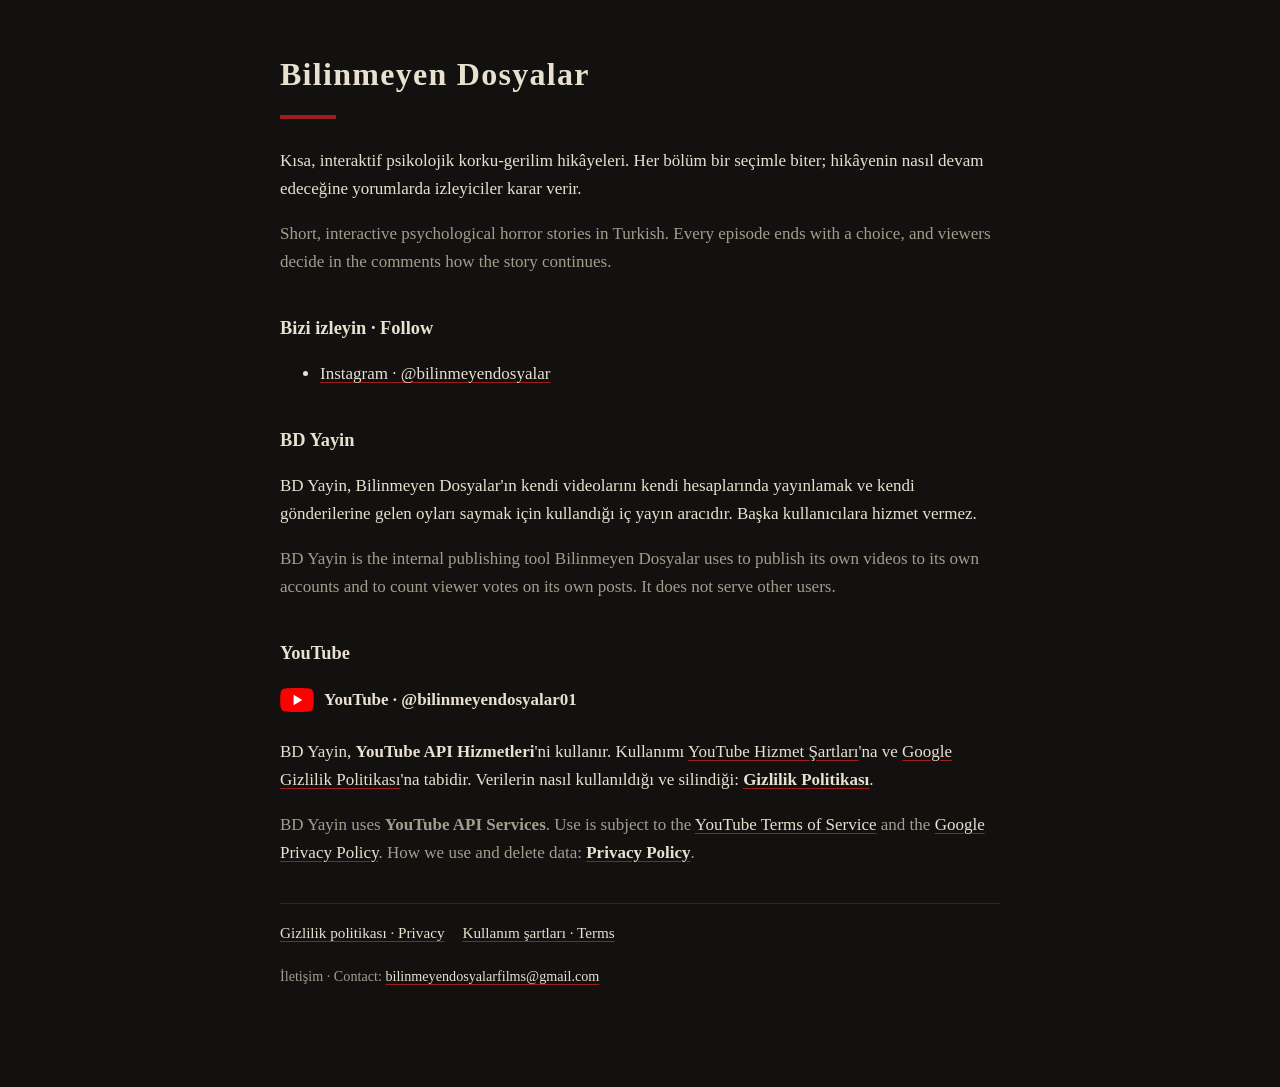
<file: index.html>
<!doctype html><html lang="tr"><head><meta charset="utf-8"><meta name="viewport" content="width=device-width,initial-scale=1">
<title>Bilinmeyen Dosyalar</title><meta name="description" content="Kısa, interaktif psikolojik korku-gerilim hikâyeleri. Sonunu izleyiciler seçer.">
<link rel="stylesheet" href="style.css"></head><body><main>
<h1>Bilinmeyen Dosyalar</h1><div class="bar"></div>
<p>Kısa, interaktif psikolojik korku-gerilim hikâyeleri. Her bölüm bir seçimle biter; hikâyenin nasıl devam edeceğine yorumlarda izleyiciler karar verir.</p>
<p class="mute">Short, interactive psychological horror stories in Turkish. Every episode ends with a choice, and viewers decide in the comments how the story continues.</p>
<h2>Bizi izleyin · Follow</h2>
<ul>
<li><a href="https://www.instagram.com/bilinmeyendosyalar/">Instagram · @bilinmeyendosyalar</a></li>
</ul>
<h2>BD Yayin</h2>
<p>BD Yayin, Bilinmeyen Dosyalar'ın kendi videolarını kendi hesaplarında yayınlamak ve kendi gönderilerine gelen oyları saymak için kullandığı iç yayın aracıdır. Başka kullanıcılara hizmet vermez.</p>
<p class="mute">BD Yayin is the internal publishing tool Bilinmeyen Dosyalar uses to publish its own videos to its own accounts and to count viewer votes on its own posts. It does not serve other users.</p>
<h2>YouTube</h2>
<p class="yt"><a href="https://www.youtube.com/@bilinmeyendosyalar01" aria-label="YouTube kanalımız"><svg width="34" height="24" viewBox="0 0 28 20" aria-hidden="true"><path fill="#FF0000" d="M27.4 3.1A3.5 3.5 0 0 0 24.9.6C22.7 0 14 0 14 0S5.3 0 3.1.6A3.5 3.5 0 0 0 .6 3.1C0 5.3 0 10 0 10s0 4.7.6 6.9a3.5 3.5 0 0 0 2.5 2.5C5.3 20 14 20 14 20s8.7 0 10.9-.6a3.5 3.5 0 0 0 2.5-2.5C28 14.7 28 10 28 10s0-4.7-.6-6.9z"/><path fill="#fff" d="M11.2 14.3 18.4 10l-7.2-4.3z"/></svg><span>YouTube · @bilinmeyendosyalar01</span></a></p>
<p>BD Yayin, <strong>YouTube API Hizmetleri</strong>'ni kullanır. Kullanımı <a href="https://www.youtube.com/t/terms">YouTube Hizmet Şartları</a>'na ve <a href="https://policies.google.com/privacy">Google Gizlilik Politikası</a>'na tabidir. Verilerin nasıl kullanıldığı ve silindiği: <a href="gizlilik.html"><strong>Gizlilik Politikası</strong></a>.</p>
<p class="mute">BD Yayin uses <strong>YouTube API Services</strong>. Use is subject to the <a href="https://www.youtube.com/t/terms">YouTube Terms of Service</a> and the <a href="https://policies.google.com/privacy">Google Privacy Policy</a>. How we use and delete data: <a href="gizlilik.html"><strong>Privacy Policy</strong></a>.</p>
<nav><a href="gizlilik.html">Gizlilik politikası · Privacy</a><a href="sartlar.html">Kullanım şartları · Terms</a></nav>
<p><small>İletişim · Contact: <a href="mailto:bilinmeyendosyalarfilms@gmail.com">bilinmeyendosyalarfilms@gmail.com</a></small></p>
</main></body></html>
</file>
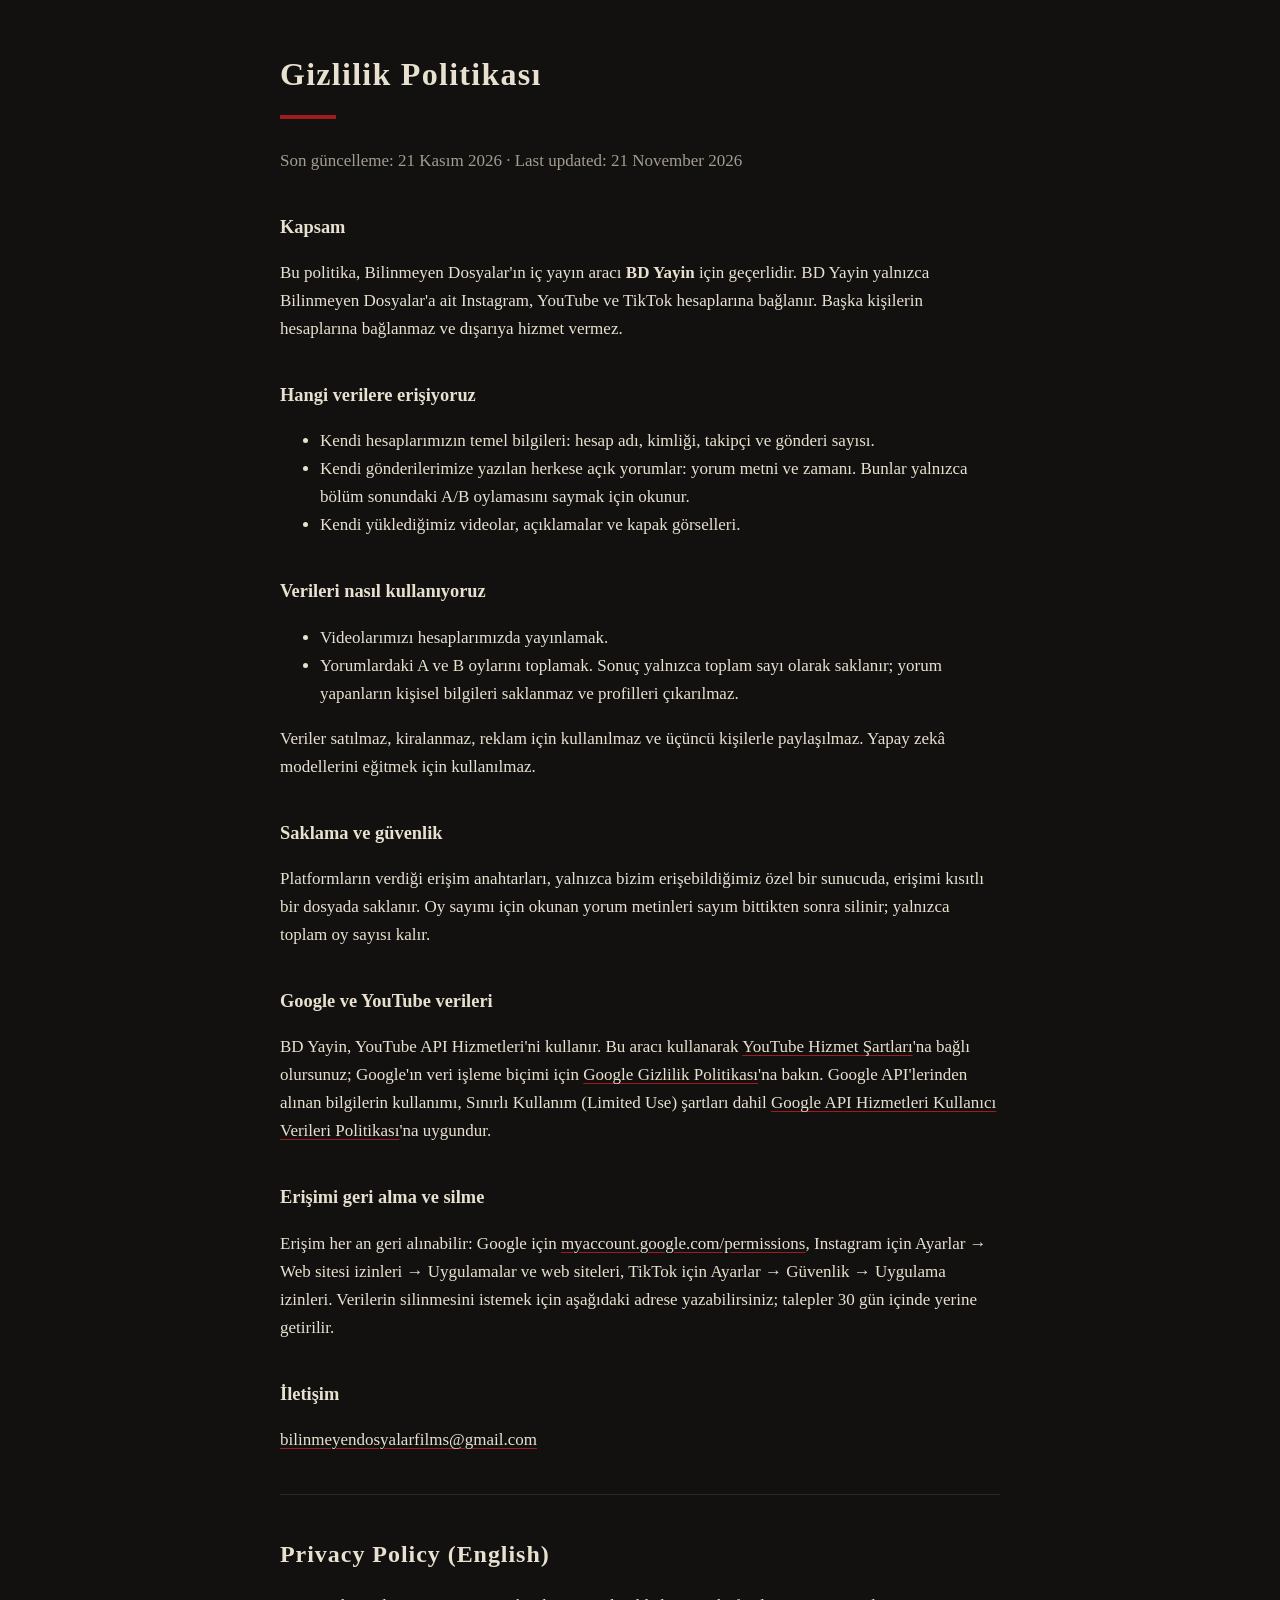
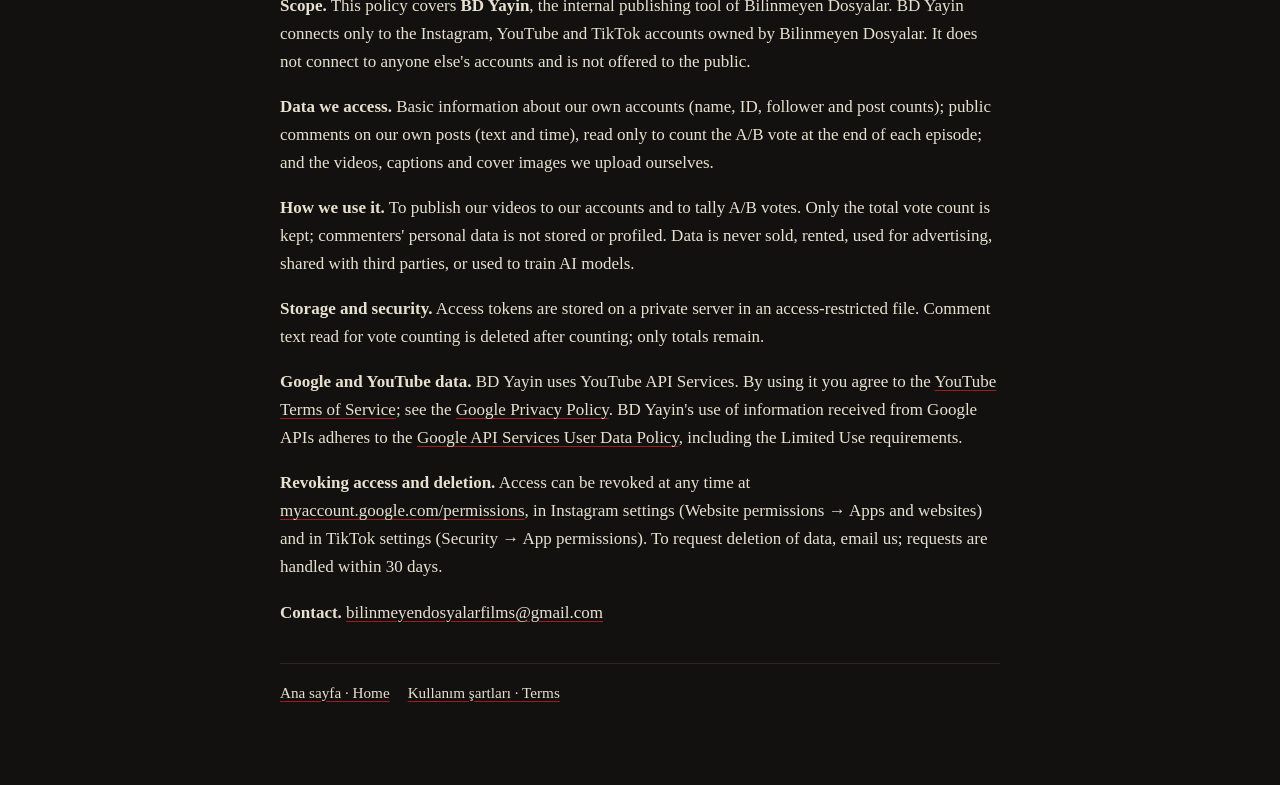
<file: gizlilik.html>
<!doctype html><html lang="tr"><head><meta charset="utf-8"><meta name="viewport" content="width=device-width,initial-scale=1">
<title>Gizlilik Politikası · Bilinmeyen Dosyalar</title><link rel="stylesheet" href="style.css"></head><body><main>
<h1>Gizlilik Politikası</h1><div class="bar"></div>
<p class="mute">Son güncelleme: 21 Kasım 2026 · Last updated: 21 November 2026</p>

<h2>Kapsam</h2>
<p>Bu politika, Bilinmeyen Dosyalar'ın iç yayın aracı <strong>BD Yayin</strong> için geçerlidir. BD Yayin yalnızca Bilinmeyen Dosyalar'a ait Instagram, YouTube ve TikTok hesaplarına bağlanır. Başka kişilerin hesaplarına bağlanmaz ve dışarıya hizmet vermez.</p>

<h2>Hangi verilere erişiyoruz</h2>
<ul>
<li>Kendi hesaplarımızın temel bilgileri: hesap adı, kimliği, takipçi ve gönderi sayısı.</li>
<li>Kendi gönderilerimize yazılan herkese açık yorumlar: yorum metni ve zamanı. Bunlar yalnızca bölüm sonundaki A/B oylamasını saymak için okunur.</li>
<li>Kendi yüklediğimiz videolar, açıklamalar ve kapak görselleri.</li>
</ul>

<h2>Verileri nasıl kullanıyoruz</h2>
<ul>
<li>Videolarımızı hesaplarımızda yayınlamak.</li>
<li>Yorumlardaki A ve B oylarını toplamak. Sonuç yalnızca toplam sayı olarak saklanır; yorum yapanların kişisel bilgileri saklanmaz ve profilleri çıkarılmaz.</li>
</ul>
<p>Veriler satılmaz, kiralanmaz, reklam için kullanılmaz ve üçüncü kişilerle paylaşılmaz. Yapay zekâ modellerini eğitmek için kullanılmaz.</p>

<h2>Saklama ve güvenlik</h2>
<p>Platformların verdiği erişim anahtarları, yalnızca bizim erişebildiğimiz özel bir sunucuda, erişimi kısıtlı bir dosyada saklanır. Oy sayımı için okunan yorum metinleri sayım bittikten sonra silinir; yalnızca toplam oy sayısı kalır.</p>

<h2>Google ve YouTube verileri</h2>
<p>BD Yayin, YouTube API Hizmetleri'ni kullanır. Bu aracı kullanarak <a href="https://www.youtube.com/t/terms">YouTube Hizmet Şartları</a>'na bağlı olursunuz; Google'ın veri işleme biçimi için <a href="https://policies.google.com/privacy">Google Gizlilik Politikası</a>'na bakın. Google API'lerinden alınan bilgilerin kullanımı, Sınırlı Kullanım (Limited Use) şartları dahil <a href="https://developers.google.com/terms/api-services-user-data-policy">Google API Hizmetleri Kullanıcı Verileri Politikası</a>'na uygundur.</p>

<h2>Erişimi geri alma ve silme</h2>
<p>Erişim her an geri alınabilir: Google için <a href="https://myaccount.google.com/permissions">myaccount.google.com/permissions</a>, Instagram için Ayarlar → Web sitesi izinleri → Uygulamalar ve web siteleri, TikTok için Ayarlar → Güvenlik → Uygulama izinleri. Verilerin silinmesini istemek için aşağıdaki adrese yazabilirsiniz; talepler 30 gün içinde yerine getirilir.</p>

<h2>İletişim</h2>
<p><a href="mailto:bilinmeyendosyalarfilms@gmail.com">bilinmeyendosyalarfilms@gmail.com</a></p>

<hr>
<h1 style="font-size:1.5rem">Privacy Policy (English)</h1>
<p><strong>Scope.</strong> This policy covers <strong>BD Yayin</strong>, the internal publishing tool of Bilinmeyen Dosyalar. BD Yayin connects only to the Instagram, YouTube and TikTok accounts owned by Bilinmeyen Dosyalar. It does not connect to anyone else's accounts and is not offered to the public.</p>
<p><strong>Data we access.</strong> Basic information about our own accounts (name, ID, follower and post counts); public comments on our own posts (text and time), read only to count the A/B vote at the end of each episode; and the videos, captions and cover images we upload ourselves.</p>
<p><strong>How we use it.</strong> To publish our videos to our accounts and to tally A/B votes. Only the total vote count is kept; commenters' personal data is not stored or profiled. Data is never sold, rented, used for advertising, shared with third parties, or used to train AI models.</p>
<p><strong>Storage and security.</strong> Access tokens are stored on a private server in an access-restricted file. Comment text read for vote counting is deleted after counting; only totals remain.</p>
<p><strong>Google and YouTube data.</strong> BD Yayin uses YouTube API Services. By using it you agree to the <a href="https://www.youtube.com/t/terms">YouTube Terms of Service</a>; see the <a href="https://policies.google.com/privacy">Google Privacy Policy</a>. BD Yayin's use of information received from Google APIs adheres to the <a href="https://developers.google.com/terms/api-services-user-data-policy">Google API Services User Data Policy</a>, including the Limited Use requirements.</p>
<p><strong>Revoking access and deletion.</strong> Access can be revoked at any time at <a href="https://myaccount.google.com/permissions">myaccount.google.com/permissions</a>, in Instagram settings (Website permissions → Apps and websites) and in TikTok settings (Security → App permissions). To request deletion of data, email us; requests are handled within 30 days.</p>
<p><strong>Contact.</strong> <a href="mailto:bilinmeyendosyalarfilms@gmail.com">bilinmeyendosyalarfilms@gmail.com</a></p>
<nav><a href="index.html">Ana sayfa · Home</a><a href="sartlar.html">Kullanım şartları · Terms</a></nav>
</main></body></html>
</file>
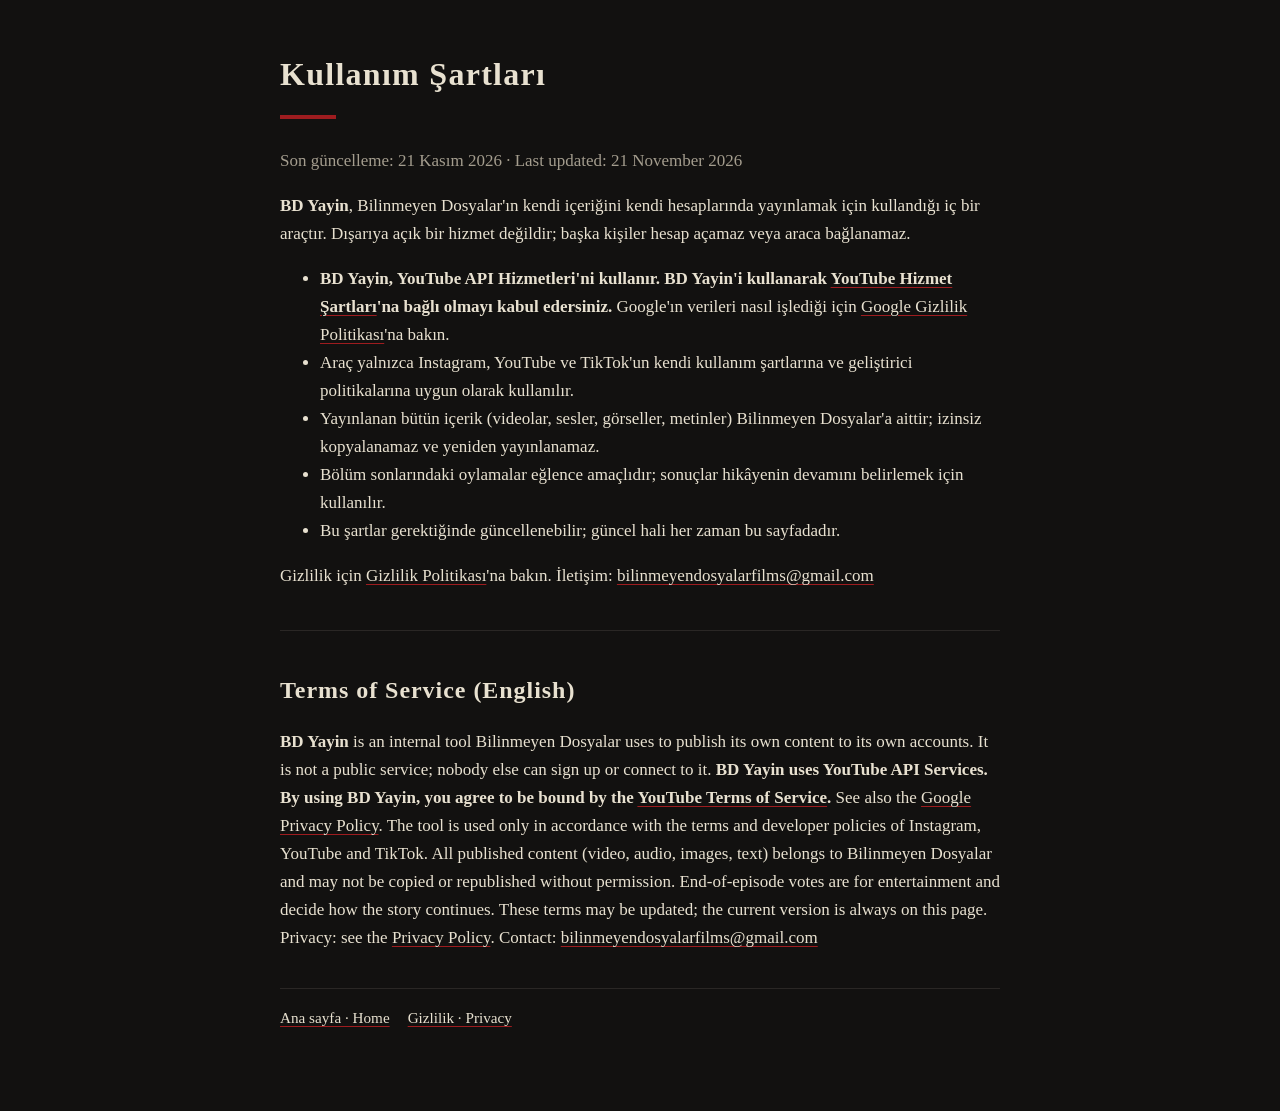
<file: sartlar.html>
<!doctype html><html lang="tr"><head><meta charset="utf-8"><meta name="viewport" content="width=device-width,initial-scale=1">
<title>Kullanım Şartları · Bilinmeyen Dosyalar</title><link rel="stylesheet" href="style.css"></head><body><main>
<h1>Kullanım Şartları</h1><div class="bar"></div>
<p class="mute">Son güncelleme: 21 Kasım 2026 · Last updated: 21 November 2026</p>
<p><strong>BD Yayin</strong>, Bilinmeyen Dosyalar'ın kendi içeriğini kendi hesaplarında yayınlamak için kullandığı iç bir araçtır. Dışarıya açık bir hizmet değildir; başka kişiler hesap açamaz veya araca bağlanamaz.</p>
<ul>
<li><strong>BD Yayin, YouTube API Hizmetleri'ni kullanır. BD Yayin'i kullanarak <a href="https://www.youtube.com/t/terms">YouTube Hizmet Şartları</a>'na bağlı olmayı kabul edersiniz.</strong> Google'ın verileri nasıl işlediği için <a href="https://policies.google.com/privacy">Google Gizlilik Politikası</a>'na bakın.</li>
<li>Araç yalnızca Instagram, YouTube ve TikTok'un kendi kullanım şartlarına ve geliştirici politikalarına uygun olarak kullanılır.</li>
<li>Yayınlanan bütün içerik (videolar, sesler, görseller, metinler) Bilinmeyen Dosyalar'a aittir; izinsiz kopyalanamaz ve yeniden yayınlanamaz.</li>
<li>Bölüm sonlarındaki oylamalar eğlence amaçlıdır; sonuçlar hikâyenin devamını belirlemek için kullanılır.</li>
<li>Bu şartlar gerektiğinde güncellenebilir; güncel hali her zaman bu sayfadadır.</li>
</ul>
<p>Gizlilik için <a href="gizlilik.html">Gizlilik Politikası</a>'na bakın. İletişim: <a href="mailto:bilinmeyendosyalarfilms@gmail.com">bilinmeyendosyalarfilms@gmail.com</a></p>
<hr>
<h1 style="font-size:1.5rem">Terms of Service (English)</h1>
<p><strong>BD Yayin</strong> is an internal tool Bilinmeyen Dosyalar uses to publish its own content to its own accounts. It is not a public service; nobody else can sign up or connect to it. <strong>BD Yayin uses YouTube API Services. By using BD Yayin, you agree to be bound by the <a href="https://www.youtube.com/t/terms">YouTube Terms of Service</a>.</strong> See also the <a href="https://policies.google.com/privacy">Google Privacy Policy</a>. The tool is used only in accordance with the terms and developer policies of Instagram, YouTube and TikTok. All published content (video, audio, images, text) belongs to Bilinmeyen Dosyalar and may not be copied or republished without permission. End-of-episode votes are for entertainment and decide how the story continues. These terms may be updated; the current version is always on this page. Privacy: see the <a href="gizlilik.html">Privacy Policy</a>. Contact: <a href="mailto:bilinmeyendosyalarfilms@gmail.com">bilinmeyendosyalarfilms@gmail.com</a></p>
<nav><a href="index.html">Ana sayfa · Home</a><a href="gizlilik.html">Gizlilik · Privacy</a></nav>
</main></body></html>
</file>
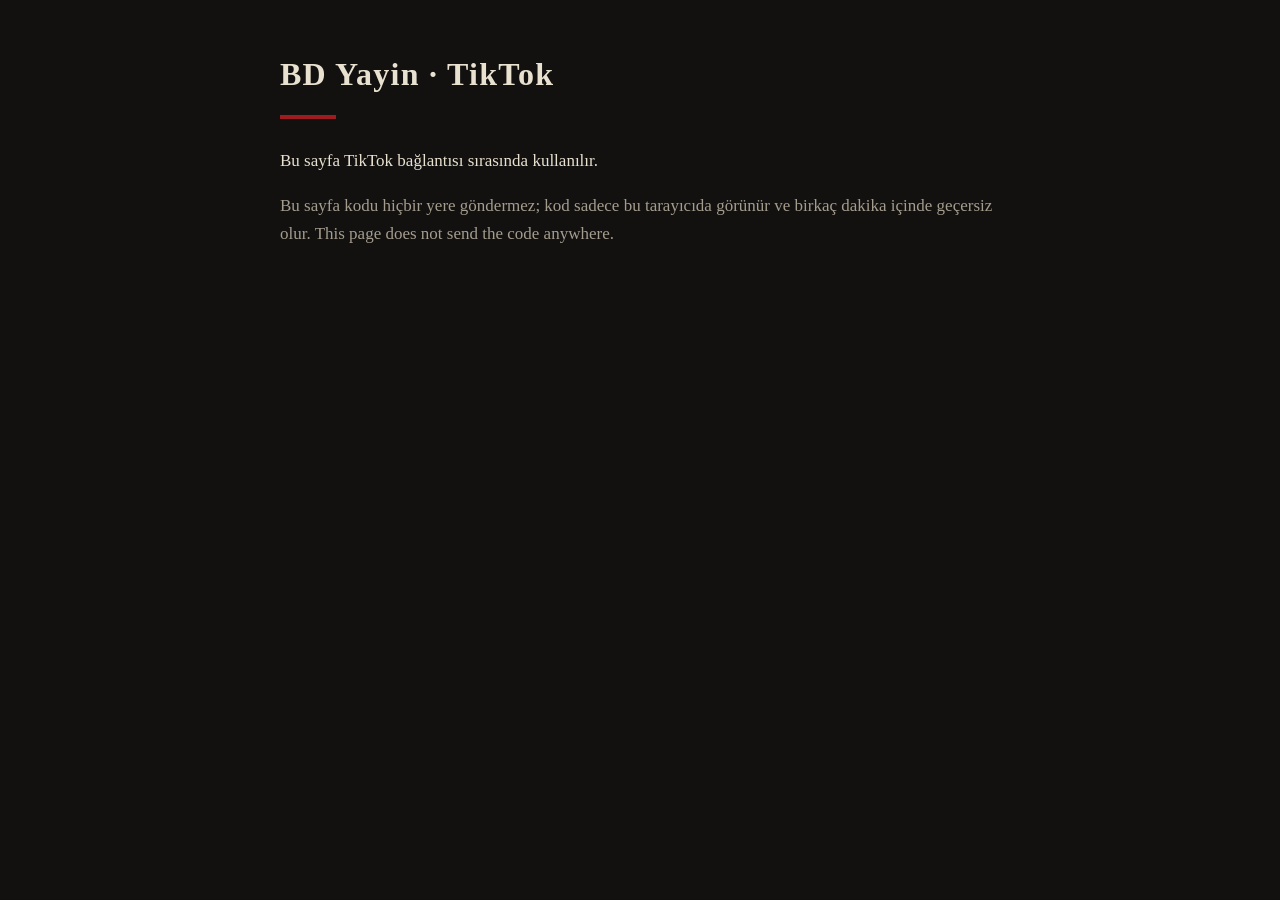
<file: tiktok-callback.html>
<!doctype html><html lang="tr"><head><meta charset="utf-8"><meta name="viewport" content="width=device-width,initial-scale=1">
<meta name="robots" content="noindex"><title>BD Yayin · TikTok bağlantısı</title><link rel="stylesheet" href="style.css">
<style>#kod{font:16px/1.5 monospace;word-break:break-all;background:#1d1b1a;border:1px solid var(--line);padding:14px;margin:12px 0}button{font:inherit;padding:10px 18px;background:var(--red);color:#fff;border:0;cursor:pointer}</style>
</head><body><main>
<h1>BD Yayin · TikTok</h1><div class="bar"></div>
<p id="msg">Bağlantı kodu okunuyor…</p>
<div id="kod" hidden></div><button id="kopya" hidden>Kodu kopyala</button>
<p class="mute">Bu sayfa kodu hiçbir yere göndermez; kod sadece bu tarayıcıda görünür ve birkaç dakika içinde geçersiz olur. This page does not send the code anywhere.</p>
<script>
const q=new URLSearchParams(location.search), m=document.getElementById('msg'), k=document.getElementById('kod'), b=document.getElementById('kopya');
if(q.get('code')){const v=q.get('code')+' '+(q.get('state')||'');k.textContent=v;k.hidden=false;b.hidden=false;
 m.textContent='Onay alındı. Aşağıdaki kodu kopyalayıp PowerShell penceresine yapıştırın.';
 b.onclick=()=>{navigator.clipboard.writeText(v).then(()=>{b.textContent='Kopyalandı'})};}
else if(q.get('error')){m.textContent='Onay alınamadı: '+q.get('error')+' '+(q.get('error_description')||'');}
else{m.textContent='Bu sayfa TikTok bağlantısı sırasında kullanılır.';}
history.replaceState(null,'',location.pathname);
</script>
</main></body></html>
</file>
<file: style.css>
:root{--bg:#121110;--fg:#e8e1d0;--mute:#a49d8e;--red:#9e1c1f;--line:#2a2725}
*{box-sizing:border-box}html,body{margin:0;background:var(--bg);color:var(--fg)}
body{font:17px/1.65 Georgia,"Times New Roman",serif;padding:48px 16px 80px}
main{max-width:720px;margin:0 auto}
h1{font-size:2rem;letter-spacing:.04em;margin:0 0 .2em}h2{font-size:1.15rem;margin:2em 0 .4em;color:var(--fg)}
p,li{color:var(--fg)}small,.mute{color:var(--mute)}a{color:var(--fg);text-decoration-color:var(--red);text-underline-offset:3px}
.bar{height:4px;width:56px;background:var(--red);margin:14px 0 28px}
nav{margin:36px 0 0;padding-top:16px;border-top:1px solid var(--line);font-size:.95rem}nav a{margin-right:18px}
hr{border:0;border-top:1px solid var(--line);margin:40px 0}
.yt a{display:inline-flex;align-items:center;gap:10px;text-decoration:none;font-weight:bold}.yt svg{flex:none}
</file>
